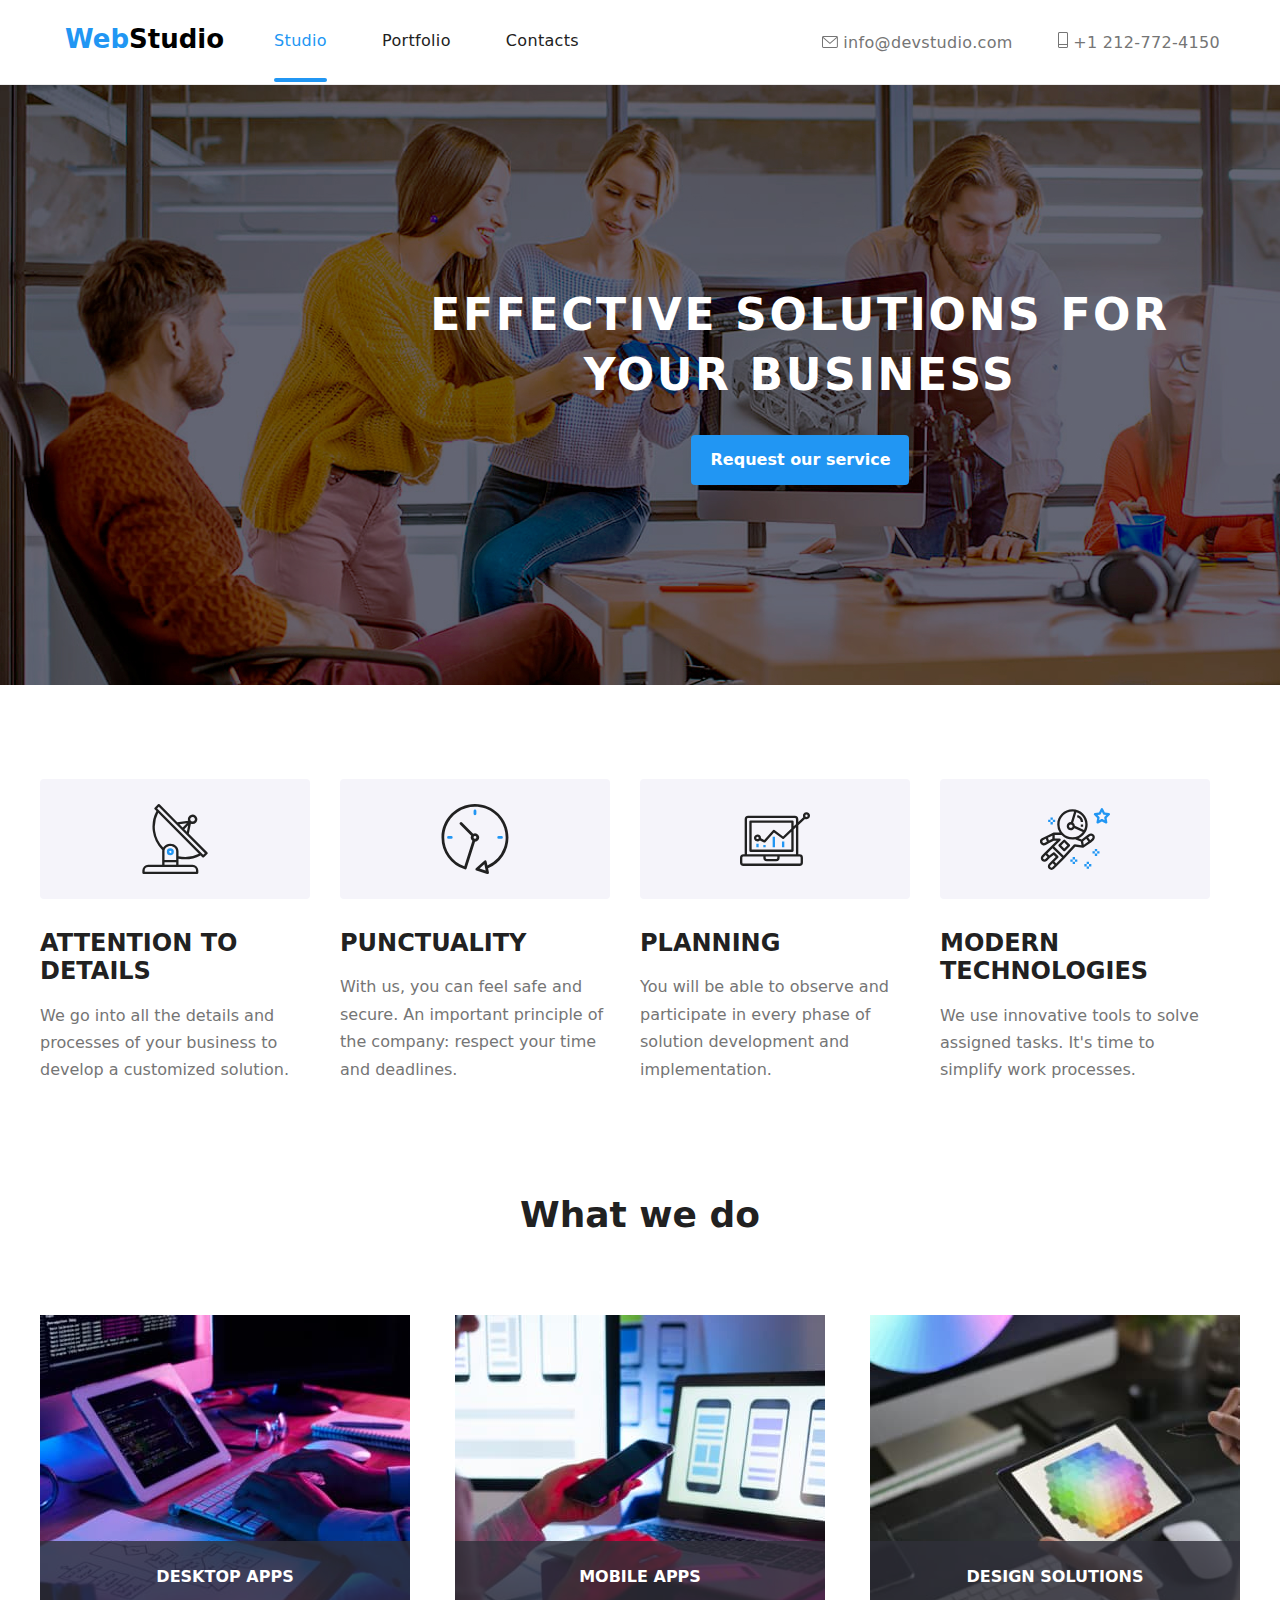
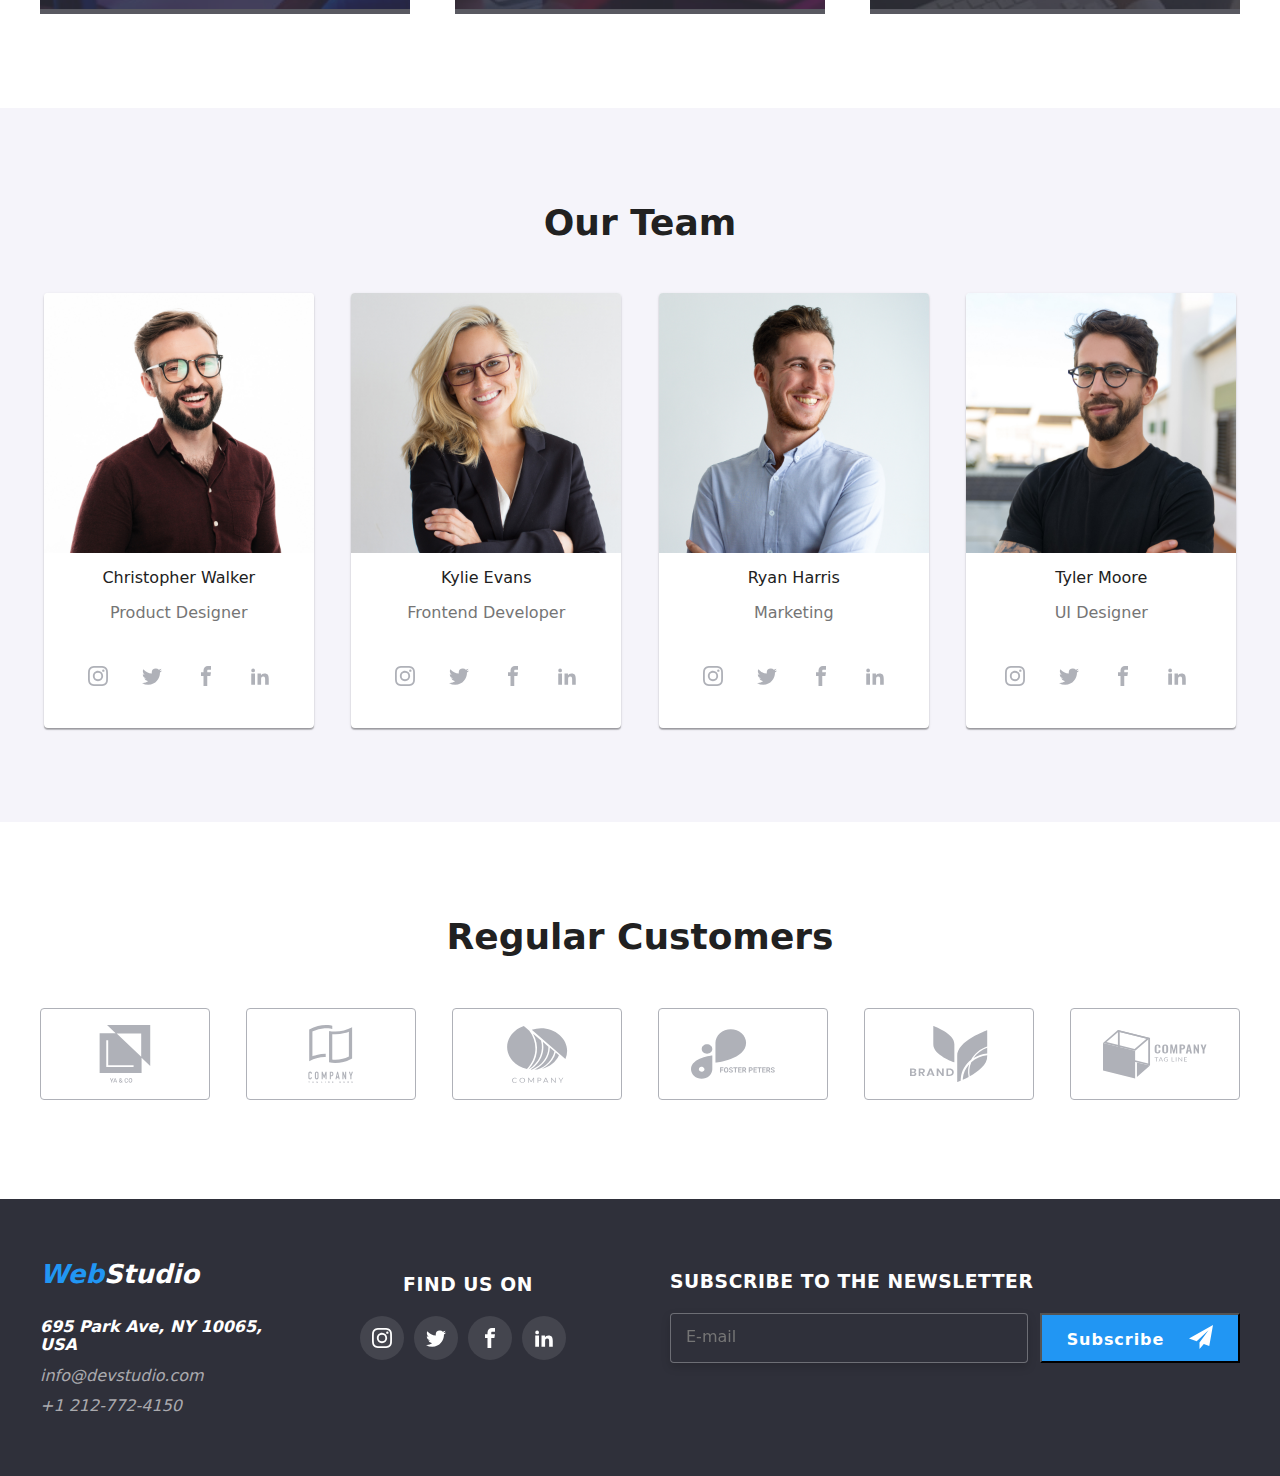
<file: index.html>
<!DOCTYPE html>
<html lang="en">

<head>
  <title>Web Studio Homework Project</title>
  <link rel="stylesheet"
    href="https://cdnjs.cloudflare.com/ajax/libs/modern-normalize/1.1.0/modern-normalize.min.css" />
  <link rel="stylesheet" href="css/styles.css" />
  <link rel="preconnect" href="https://fonts.googleapis.com">
  <link rel="preconnect" href="https://fonts.gstatic.com" crossorigin>
  <link href="https://fonts.googleapis.com/css2?family=Raleway:wght@700&family=Roboto:wght@400;500;700;900&display=swap"
    rel="stylesheet">

</head>

<body>

  <div class="modal is-hidden" data-modal>
    <div class="inner-modal">
      <button class="close-modal">
        <svg width="11" height="11" data-modal-close>
          <use href="images/icons.svg#icon-x"></use>
        </svg>
      </button>


      <div class="request-form">
        <form name="request_form" autocomplete="off" class="request-form"></form>
        <h2 class="formular-title">Leave your information and we'll call you back</h2>
        <div class="icon-styling">
          <label class="request-label">Name
            <input type="text" name="name" class="input-styling" />
            <svg class="form-icon-style" width="18" height="18">
              <use href="images/icons.svg#icon-person-black"></use>
            </svg>

          </label>
        </div>
        <div class="icon-styling">
          <label class="request-label">Telephone
            <input type="tel" name="phone" class="input-styling" />
            <svg class="form-icon-style" width="18" height="18">
              <use href="images/icons.svg#icon-phone-black"></use>
            </svg>

          </label>
        </div>
        <div class="icon-styling">
          <label class="request-label">E-mail
            <input type="email" name="email" class="input-styling" />
            <svg class="form-icon-style" width="18" height="18">
              <use href="images/icons.svg#icon-email-black"></use>
            </svg>

          </label>
        </div>

        <label class="request-label">Comments</label>
        <textarea name="comments" placeholder="Enter the text" class="textarea-style"></textarea>

        <label class="checkbox-styling">
          <input type="checkbox" name="terms" />
          <span class="checkbox-replace"></span>
          <svg class="checked-icon">
            <use href="images/icons.svg#icon-Check">
            </use>
          </svg>
          I agree with the letter and accept the <a href="#"> Terms and Conditions</a>
        </label>
        <div class="align-button">
          <button class="request-botton" type="submit">Send</button>
        </div>
        </form>

      </div>
    </div>
  </div>













  <div class="container border">
    <header class=" section page-header">
      <a class="link header-logo" href="index.html"><span class="logo-highlight">Web</span>Studio
      </a>
      <nav>
        <ul class="unstyled-list">
          <li class="main-nav-item"><a class="main-nav-link link selected-item" href="index.html">Studio</a></li>
          <li class="main-nav-item"><a class="main-nav-link link" href="portofolio.html">Portfolio</a></li>
          <li class="main-nav-item"><a class="main-nav-link link" href="contacts.html">Contacts</a></li>
        </ul>
      </nav>
      <ul class="contact-list unstyled-list">
        <li class="contact-list-item"> <a class="contact-nav-link link" href="mailto:info@devstudio.com">
            <svg class="header-icon" width="16" height="12">
              <use href="images/icons.svg#icon-envelope"></use>
            </svg> info@devstudio.com
          </a>
        </li>
        <li class="contact-list-item"> <a class="contact-nav-link link" href="tel:+12127724150">
            <svg class="header-icon" width="10" height="16">
              <use href="images/icons.svg#icon-Vector"></use>
            </svg>
            +1 212-772-4150</a>
        </li>
      </ul>
    </header>
  </div>
  <main>
    <div class="container">
      <section class="section hero-section">
        <h1 class="hero-title">EFFECTIVE SOLUTIONS FOR</br> YOUR BUSINESS</h1>
        <button class="main-sec-button" type="button" data-modal-open="1">Request our service</button>


      </section>
      </section>
    </div>
    <div class="container">
      <section class="section page-section">
        <ul class="unstyled-list page-sec-icon">
          <li class="page-icon-list">
            <svg class="page-icon">
              <use href="images/icons.svg#icon-antenna">
              </use>
            </svg>
          </li>
          <li class="page-icon-list">
            <svg class="page-icon">
              <use href="images/icons.svg#icon-clock">
              </use>
            </svg>
          </li>
          <li class="page-icon-list">
            <svg class="page-icon">
              <use href="images/icons.svg#icon-diagram">
              </use>
            </svg>
          </li>
          <li class="page-icon-list">
            <svg class="page-icon">
              <use href="images/icons.svg#icon-astronaut">
              </use>
            </svg>
          </li>
        </ul>
        <ul class="unstyled-list page-sec-list">
          <li class="page-list-item">
            <h2 class="page-sec-subtitle">ATTENTION TO DETAILS</h2>
            <p class="page-sec-text">
              We go into all the details and processes
              of your business to develop a
              customized solution.
            </p>
          </li>
          <li class="page-list-item">
            <h2 class="page-sec-subtitle">PUNCTUALITY</h2>
            <p class="page-sec-text">
              With us, you can feel safe and secure.
              An important principle of the company:
              respect your time and deadlines.
            </p>
          </li>
          <li class="page-list-item">
            <h2 class="page-sec-subtitle">PLANNING</h2>
            <p class="page-sec-text">
              You will be able to observe and
              participate in every phase of solution
              development and implementation.
            </p>
          </li>
          <li class="page-list-item">
            <h2 class="page-sec-subtitle">MODERN TECHNOLOGIES</h2>
            <p class="page-sec-text">
              We use innovative tools to solve
              assigned tasks. It's time to simplify work
              processes.
            </p>
          </li>
        </ul>
      </section>
    </div>
    <div class="container">
      <section class="section about-section">
        <h2 class="about-section-title">What we do</h2>
        <div class="about-images">
          <div class="thumb">
            <img src="images/img01.jpg" alt="Typing code" width="370" />
            <p class="label">DESKTOP APPS</p>
          </div>
          <div class="thumb">
            <img src="images/img02.jpg" alt="Designing mobile app" width="370" />
            <p class="label">Mobile APPS</p>
          </div>
          <div class="thumb">
            <img src="images/img03.jpg" alt="Color palette" width="370" />
            <p class="label">DESIGN SOLUTIONS</p>
          </div>
        </div>
      </section>
    </div>

    </div>
    <div class="container team-bg-color">
      <section class="section team-sec">
        <h2 class="section-title">Our Team</h2>
        <ul class="unstyled-list team-list">
          <li class="team-list-item card">
            <img class="card-image" src="images/team/christopherwalker .jpg" alt="Christopher Walker Product designer"
              width="270" />
            <h3 class="employee-name">Christopher Walker</h3>
            <p class="position">Product Designer</p>
            <ul class="unstyled-list social-list">
              <li>
                <a href="#" target="_blank" class="social-link">
                  <svg class="social-icon">
                    <use href="images/icons.svg#icon-instagram">
                    </use>
                  </svg>
                </a>
              </li>
              <li>
                <a href=" #" target="_blank" class="social-link">
                  <svg class="social-icon">
                    <use href="images/icons.svg#icon-twitter"></use>
                  </svg>
                </a>
              </li>
              <li>
                <a href="#" target="_blank" class="social-link">
                  <svg class="social-icon">
                    <use href="images/icons.svg#icon-facebook"></use>
                  </svg>
                </a>
              </li>
              <li>
                <a href="#" target="_blank" class="social-link">
                  <svg class="social-icon">
                    <use href="images/icons.svg#icon-linkedin"></use>
                  </svg>
                </a>
              </li>
            </ul>
          </li>
          <li class="team-list-item card">
            <img class="card-image" src="images/team/kylieevans .jpg" alt="Kylie Evans Frontend Developer"
              width="270" />
            <h3 class="employee-name">Kylie Evans</h3>
            <p class="position">Frontend Developer</p>
            <ul class="unstyled-list social-list">
              <li>
                <a href="#" target="_blank" class="social-link">
                  <svg class="social-icon">
                    <use href="images/icons.svg#icon-instagram">
                    </use>
                  </svg>
                </a>
              </li>
              <li>
                <a href=" #" target="_blank" class="social-link">
                  <svg class="social-icon">
                    <use href="images/icons.svg#icon-twitter"></use>
                  </svg>
                </a>
              </li>
              <li>
                <a href="#" target="_blank" class="social-link">
                  <svg class="social-icon">
                    <use href="images/icons.svg#icon-facebook"></use>
                  </svg>
                </a>
              </li>
              <li>
                <a href="#" target="_blank" class="social-link">
                  <svg class="social-icon">
                    <use href="images/icons.svg#icon-linkedin"></use>
                  </svg>
                </a>
              </li>
            </ul>

          </li>
          <li class="team-list-item card">
            <img class="card-image" src="images/team/ryanharris .jpg" alt="Ryan Harris Marketing" width="270" />
            <h3 class="employee-name">Ryan Harris</h3>
            <p class="position">Marketing</p>
            <ul class="unstyled-list social-list">
              <li>
                <a href="#" target="_blank" class="social-link">
                  <svg class="social-icon">
                    <use href="images/icons.svg#icon-instagram">
                    </use>
                  </svg>
                </a>
              </li>
              <li>
                <a href=" #" target="_blank" class="social-link">
                  <svg class="social-icon">
                    <use href="images/icons.svg#icon-twitter"></use>
                  </svg>
                </a>
              </li>
              <li>
                <a href="#" target="_blank" class="social-link">
                  <svg class="social-icon">
                    <use href="images/icons.svg#icon-facebook"></use>
                  </svg>
                </a>
              </li>
              <li>
                <a href="#" target="_blank" class="social-link">
                  <svg class="social-icon">
                    <use href="images/icons.svg#icon-linkedin"></use>
                  </svg>
                </a>
              </li>
            </ul>

          </li>
          <li class="team-list-item card">
            <img class="card-image" src="images/team/tylermoore .jpg" alt="Tyler Moore UI Designer" width="270" />
            <h3 class="employee-name">Tyler Moore</h3>
            <p class="position">UI Designer</p>
            <ul class="unstyled-list social-list">
              <li>
                <a href="#" target="_blank" class="social-link">
                  <svg class="social-icon">
                    <use href="images/icons.svg#icon-instagram">
                    </use>
                  </svg>
                </a>
              </li>
              <li>
                <a href=" #" target="_blank" class="social-link">
                  <svg class="social-icon">
                    <use href="images/icons.svg#icon-twitter"></use>
                  </svg>
                </a>
              </li>
              <li>
                <a href="#" target="_blank" class="social-link">
                  <svg class="social-icon">
                    <use href="images/icons.svg#icon-facebook"></use>
                  </svg>
                </a>
              </li>
              <li>
                <a href="#" target="_blank" class="social-link">
                  <svg class="social-icon">
                    <use href="images/icons.svg#icon-linkedin"></use>
                  </svg>
                </a>
              </li>
              <li>
            </ul>
          </li>
        </ul>
    </div>
    <div class="container">
      <section class="section">
        <ul class="unstyled-list">
          <h2 class="customers-title">Regular Customers</h2>
          <ul class="unstyled-list customers-list">
            <li class="customers-icon">
              <a href="#" target="_blank">
                <svg class="icon-card">
                  <use href="images/icons.svg#icon-Union">
                  </use>
                </svg>
              </a>
            </li>
            <li class="customers-icon">
              <a href="#" target="_blank">
                <svg class="icon-card">
                  <use href="images/icons.svg#icon-Union-2">
                  </use>
                </svg>
              </a>
            </li>
            <li class="customers-icon">
              <a href="#" target="_blank">
                <svg class="icon-card">
                  <use href="images/icons.svg#icon-Union-3">
                  </use>
                </svg>
              </a>
            </li>
            <li class=" customers-icon">
              <a href="#" target="_blank">
                <svg class="icon-card">
                  <use href="images/icons.svg#icon-Union-4">
                  </use>
                </svg>
              </a>
            </li>
            <li class="customers-icon">
              <a href="#" target="_blank">
                <svg class="icon-card">
                  <use href="images/icons.svg#icon-Union-5">
                  </use>
                </svg>
              </a>
            </li>
            <li class="customers-icon">
              <a href="#" target="_blank">
                <svg class="icon-card">
                  <use href="images/icons.svg#icon-Union-6">
                  </use>
                </svg>
              </a>
            </li>
          </ul>
        </ul>

      </section>

    </div>
    </section>

  </main>
  <div class="container bg-color">
    <footer>
      <section class="section footer-sec">
        <div class="footer-contact">
          <address>
            <a class="link footer-logo" href="index.html"><span class="logo-highlight">Web</span>Studio</a>
            <ul class="unstyled-list footer-adress-link">
              <li>
                <a class="link footer-adress" href="https://goo.gl/maps/WswQV4SVcJRg6rQ7A"
                  rel="noopener noreferrer nofollow" target="_blank">695 Park
                  Ave, NY 10065, USA</a>
              </li>
              <div class="container contact-info">
                <li>
                  <a class="link footer-contact-link" href="mailto:info@devstudio.com">info@devstudio.com</a>
                </li>
                <li>
                  <a class="link footer-contact-link" href="tel:+12127724150">+1 212-772-4150</a>
                </li>
              </div>
            </ul>
          </address>
        </div>
        <div class="footer-styling">
          <div class="container footer-social">
            <h3 class="footer-social-title">Find us on</h3>
            <ul class="unstyled-list social-list">
              <li>
                <a href="#" target="_blank" class="footer-social-link">
                  <svg class="footer-social-icon">
                    <use href="images/icons.svg#icon-instagram">
                    </use>
                  </svg>
                </a>
              </li>
              <li>
                <a href="#" target="_blank" class="footer-social-link">
                  <svg class="footer-social-icon">
                    <use href="images/icons.svg#icon-twitter"></use>
                  </svg>
                </a>
              </li>
              <li>
                <a href="#" target="_blank" class="footer-social-link">
                  <svg class="footer-social-icon">
                    <use href="images/icons.svg#icon-facebook"></use>
                  </svg>
                </a>
              </li>
              <li>
                <a href="#" target="_blank" class="footer-social-link">
                  <svg class="footer-social-icon">
                    <use href="images/icons.svg#icon-linkedin"></use>
                  </svg>
                </a>
              </li>
              <li>
            </ul>
          </div>
          <div class="container form-container">
            <h3 class="footer-social-title">Subscribe to the newsletter</h3>
            <form class="email-form">
              <input class="email" type="email" name="email" placeholder="E-mail" />
              <button class="form-button" type="submit">Subscribe
                <svg width="24px" height="24px">
                  <use href="images/icons.svg#icon-send"></use>
                </svg>
              </button>
            </form>
          </div>
        </div>
      </section>
    </footer>
  </div>
  <script src="./js/modal.js"></script>
</body>

</html>
</file>
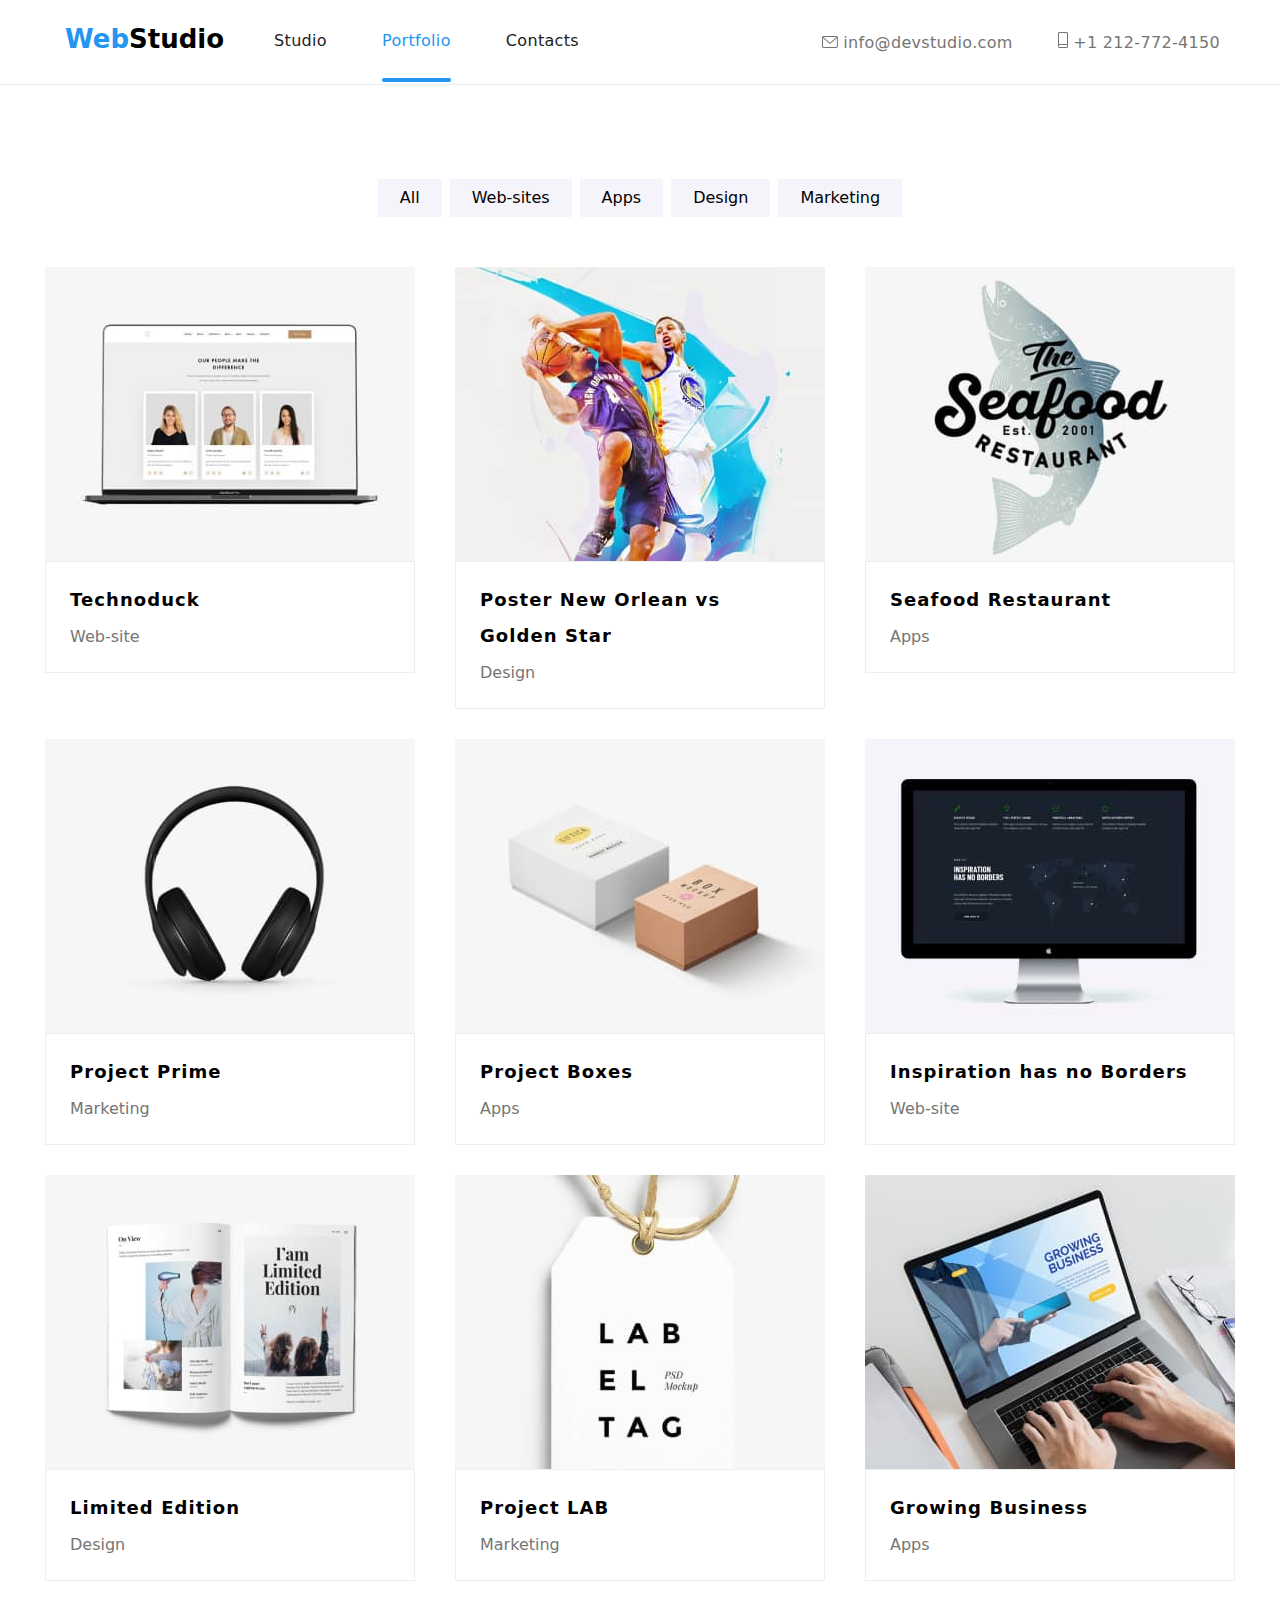
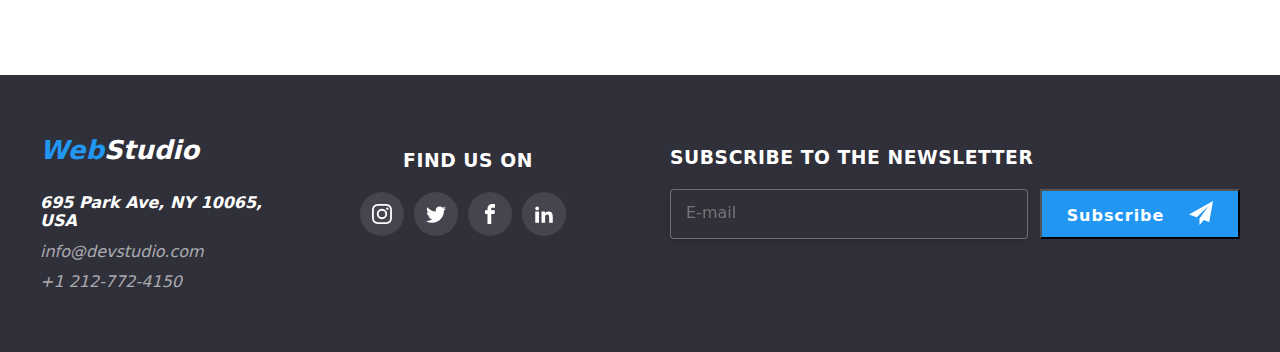
<file: portofolio.html>
<!DOCTYPE html>
<html lang="en">

<head>
  <title>Web Studio Homework Project</title>
  <link rel="stylesheet"
    href="https://cdnjs.cloudflare.com/ajax/libs/modern-normalize/1.0.0/modern-normalize.min.css" />
  <link rel="stylesheet" href="css/styles.css" />
  <link rel="preconnect" href="https://fonts.googleapis.com">
  <link rel="preconnect" href="https://fonts.gstatic.com" crossorigin>
  <link href="https://fonts.googleapis.com/css2?family=Raleway:wght@700&family=Roboto:wght@400;500;700;900&display=swap"
    rel="stylesheet">
</head>

<body>
  <div class="container border">
    <header class=" section page-header">
      <a class="link header-logo" href="index.html"><span class="logo-highlight">Web</span>Studio
      </a>
      <nav>
        <ul class="unstyled-list">
          <li class="main-nav-item"><a class="main-nav-link link" href="index.html">Studio</a></li>
          <li class="main-nav-item"><a class="main-nav-link link selected-item" href="portofolio.html">Portfolio</a>
          </li>
          <li class="main-nav-item"><a class="main-nav-link link" href="contacts.html">Contacts</a></li>
        </ul>
      </nav>
      <ul class="contact-list unstyled-list">
        <li class="contact-list-item"> <a class="contact-nav-link link" href="mailto:info@devstudio.com">
            <svg class="header-icon" width="16" height="12">
              <use href="images/icons.svg#icon-envelope"></use>
            </svg> info@devstudio.com
          </a>
        </li>
        <li class="contact-list-item"> <a class="contact-nav-link link" href="tel:+12127724150">
            <svg class="header-icon" width="10" height="16">
              <use href="images/icons.svg#icon-Vector"></use>
            </svg>
            +1 212-772-4150</a>
        </li>
      </ul>
    </header>
  </div>
  <main>
    <div class="container">
      <section>
        <ul class="unstyled-list portofolio-menu">
          <li><button class="portofolio-button" type="button">All</button></li>
          <li><button class="portofolio-button" type="button">Web-sites</button></li>
          <li><button class="portofolio-button" type="button">Apps</button></li>
          <li><button class="portofolio-button" type="button">Design</button></li>
          <li><button class="portofolio-button" type="button">Marketing</button></li>
        </ul>
      </section>
    </div>
    <div class="container">
      <section>
        <ul class="unstyled-list portofolio">
          <li class="portofolio-card-border">
            <div class="img-card">
              <div class="overlay">
                Technoduck is a state-of-the-art coronavirus distribution platform. Companies use
                this platform for digital espionage
                and attacks on competitors' secure servers.
              </div>
              <img src="images/portofolio/Technoduck .jpg" alt="Page presentation" width="370">
            </div>
            <span class="portofolio-card">
              <h3 class="portofolio-subtitle">Technoduck</h3>
              <p class="portofolio-text">Web-site</p>
            </span>

          </li>
          <li class="portofolio-card-border">
            <div class="img-card">
              <div class="overlay">
                Lorem ipsum dolor sit amet consectetur adipisicing elit. Recusandae voluptates
                reprehenderit consequuntur qui accusantium atque.
              </div>
              <img src="images/portofolio/PNOGS .jpg" alt="New Orlean vs Golden Star" width="370">
            </div>
            <span class="portofolio-card">
              <h3 class="portofolio-subtitle">Poster New Orlean vs Golden Star</h3>
              <p class="portofolio-text">Design</p>
            </span>
          </li>
          <li class="portofolio-card-border">
            <div class="img-card">

              <div class="overlay">
                Lorem ipsum dolor sit amet consectetur adipisicing elit. Nam similique quasi
                nostrum doloremque rerum at fuga in quam ipsa velit dolor voluptatem doloribus reprehenderit.
              </div>
              <img src="images/portofolio/SeafoodRest .jpg" alt="Restaurant presentation" width="370">
            </div>
            <span class="portofolio-card">
              <h3 class="portofolio-subtitle">Seafood Restaurant</h3>
              <p class="portofolio-text">Apps</p>
            </span>

          </li>
          <li class="portofolio-card-border">
            <div class="img-card">

              <div class="overlay">
                Lorem ipsum dolor sit amet, consectetur adipisicing elit. Cumque soluta laboriosam
                sequi?
              </div>
              <img src="images/portofolio/ProjectPrime .jpg" alt="Headphones" width="370">
            </div>
            <span class="portofolio-card">
              <h3 class="portofolio-subtitle">Project Prime</h3>
              <p class="portofolio-text">Marketing</p>
            </span>

          </li>
          <li class="portofolio-card-border">
            <div class="img-card">

              <div class="overlay">
                Lorem ipsum dolor sit amet consectetur adipisicing elit. Quas, cumque.
              </div>
              <img src="images/portofolio/ProjectBoxes .jpg" alt="Boxes" width="370">
            </div>
            <span class="portofolio-card">
              <h3 class="portofolio-subtitle">Project Boxes</h3>
              <p class="portofolio-text">Apps</p>
            </span>

          </li>
          <li class="portofolio-card-border">
            <div class="img-card">

              <div class="overlay">
                Lorem ipsum dolor sit amet consectetur adipisicing elit.
              </div>
              <img src="images/portofolio/InspirationBorders .jpg" alt="Monitor" width="370">
            </div>
            <span class="portofolio-card">
              <h3 class="portofolio-subtitle">Inspiration has no Borders</h3>
              <p class="portofolio-text">Web-site</p>
            </span>
          </li>

          <li class="portofolio-card-border">
            <div class="img-card">

              <div class="overlay">
                Lorem ipsum dolor sit amet consectetur adipisicing elit. Perferendis commodi
                soluta dolorum nesciunt blanditiis.
              </div>
              <img src="images/portofolio/LimitedEdition .jpg" alt="Magazine" width="370">
            </div>
            <span class="portofolio-card">
              <h3 class="portofolio-subtitle">Limited Edition</h3>
              <p class="portofolio-text">Design</p>
            </span>
          </li>

          <li class="portofolio-card-border">
            <div class="img-card">

              <div class="overlay">
                Lorem ipsum dolor sit amet consectetur adipisicing elit. Repellendus aliquam sequi
                deserunt velit minima.
              </div>
              <img src="images/portofolio/ProjectLAB .jpg" alt="Tag" width="370">
            </div>
            <span class="portofolio-card">
              <h3 class="portofolio-subtitle">Project LAB</h3>
              <p class="portofolio-text">Marketing</p>
            </span>
          </li>
          <li class="portofolio-card-border">
            <div class="img-card">

              <div class="overlay">
                Lorem ipsum dolor sit amet consectetur adipisicing elit. Ipsum, temporibus.
              </div>
              <img src="images/portofolio/GrowingBusiness .jpg" alt="Laptop" width="370">
            </div>
            <span class="portofolio-card">
              <h3 class="portofolio-subtitle">Growing Business</h3>
              <p class="portofolio-text">Apps</p>
            </span>
          </li>
        </ul>
      </section>
    </div>

  </main>
  <div class="container bg-color">
    <footer>
      <section class="section footer-sec">
        <div class="footer-contact">
          <address>
            <a class="link footer-logo" href="index.html"><span class="logo-highlight">Web</span>Studio</a>
            <ul class="unstyled-list footer-adress-link">
              <li>
                <a class="link footer-adress" href="https://goo.gl/maps/WswQV4SVcJRg6rQ7A"
                  rel="noopener noreferrer nofollow" target="_blank">695 Park
                  Ave, NY 10065, USA</a>
              </li>
              <div class="container contact-info">
                <li>
                  <a class="link footer-contact-link" href="mailto:info@devstudio.com">info@devstudio.com</a>
                </li>
                <li>
                  <a class="link footer-contact-link" href="tel:+12127724150">+1 212-772-4150</a>
                </li>
              </div>
            </ul>
          </address>
        </div>
        <div class="footer-styling">
          <div class="container footer-social">
            <h3 class="footer-social-title">Find us on</h3>
            <ul class="unstyled-list social-list">
              <li>
                <a href="#" target="_blank" class="footer-social-link">
                  <svg class="footer-social-icon">
                    <use href="images/icons.svg#icon-instagram">
                    </use>
                  </svg>
                </a>
              </li>
              <li>
                <a href="#" target="_blank" class="footer-social-link">
                  <svg class="footer-social-icon">
                    <use href="images/icons.svg#icon-twitter"></use>
                  </svg>
                </a>
              </li>
              <li>
                <a href="#" target="_blank" class="footer-social-link">
                  <svg class="footer-social-icon">
                    <use href="images/icons.svg#icon-facebook"></use>
                  </svg>
                </a>
              </li>
              <li>
                <a href="#" target="_blank" class="footer-social-link">
                  <svg class="footer-social-icon">
                    <use href="images/icons.svg#icon-linkedin"></use>
                  </svg>
                </a>
              </li>
              <li>
            </ul>
          </div>
          <div class="container form-container">
            <h3 class="footer-social-title">Subscribe to the newsletter</h3>
            <form class="email-form">
              <input class="email" type="email" name="email" placeholder="E-mail" />
              <button class="form-button" type="submit">Subscribe
                <svg width="24px" height="24px">
                  <use href="images/icons.svg#icon-send"></use>
                </svg>
              </button>
            </form>
          </div>
        </div>
      </section>
    </footer>
  </div>

</body>

</html>
</file>
<file: css/styles.css>
:root {
  --brand-color: #2196f3;
  --text-color: #757575;
  --background-color: #f5f4fa;
  --link-color: #afb1b8;
  --white-background: #ffffff;
  --subtitle-color: #212121;
}

:body {
  font-family: "Roboro", sans-serif;
  color: #212121;
  font-weight: 400;
  font-size: 14px;
  line-height: 1.14;
  letter-spacing: 0.03em;
}

ul {
  padding-inline-start: 0;
}

.unstyled-list {
  list-style-type: none;
  margin: 0 auto;
}

.link {
  text-decoration: none;
}

.container {
  max-width: 1600px;
  justify-content: center;
  margin: 0 auto;
  padding: 0;
}

.section {
  width: 1200px;
  margin: 0 auto;
}
/*header styling */

.border {
  border-bottom: 1px solid #ececec;
  background-color: var(--white-background);
}

.page-header {
  display: flex;
}

.header-logo {
  font: "Raleway", sans-serif;
  color: #000000;
  font-weight: 700;
  font-size: 26px;
  line-height: 1.19;
  padding: 24px 025px;
  height: 31px;
}

.logo-highlight {
  color: var(--brand-color);
}

.main-nav-item {
  display: inline-block;
  padding: 32px 25px;
}

.main-nav-link {
  position: relative;
  font-weight: 500;
  letter-spacing: 0.02em;
  margin: 0 auto;
  color: var(--subtitle-color);
}

.main-nav-link:hover,
.main-nav-link:active,
.main-nav-link:focus {
  color: var(--brand-color);
  cubic-bezier: (0.4, 0, 0.2, 1);
  transition: transform 250ms ease;
}

.selected-item {
  position: relative;
  width: 100%;
  color: var(--brand-color);
}

.selected-item::after {
  content: " ";
  position: absolute;
  background-color: var(--brand-color);
  width: 100%;
  height: 4px;
  left: 0;
  bottom: -32px;
  border-radius: 2px;
}

.contact-list {
  margin-right: 0;
}

.contact-list-item {
  display: inline-block;
  padding: 32px 20px;
}

.contact-nav-link {
  color: var(--text-color);
  font-weight: 500;
  letter-spacing: 0.02em;
}

.contact-nav-link:hover,
.contact-nav-link:active,
.contact-nav-link:focus {
  color: var(--brand-color);
  cubic-bezier: (0.4, 0, 0.2, 1);
  transition: transform 250ms ease;
}

.header-icon {
  fill: currentColor;
}

.header-icon:hover {
  color: var(--brand-color);
  cubic-bezier: (0.4, 0, 0.2, 1);
  transition: transform 250ms ease;
}

/* Hero section styling */
.hero-section {
  background-image: url(../images/background-image.jpg);
  background-color: #2f303a66;
  background-blend-mode: darken;
  text-align: center;
  width: 1600px;
  height: 600px;
}

.hero-title {
  display: flex;
  flex-direction: column;
  color: var(--white-background);
  text-align: center;
  font-weight: 900;
  font-size: 44px;
  line-height: 1.36;
  letter-spacing: 0.06em;
  padding: 200px 0 30px;
  margin: 0 auto;
}

.main-sec-button {
  color: var(--white-background);
  background-color: var(--brand-color);
  border: none;
  border-radius: 4px;
  cursor: pointer;
  font-weight: 700;
  font-size: 16px;
  line-height: 1.87;
  padding: 10px 19px 10px 20px;
}

.main-sec-button:hover,
.main-sec-button:active,
.main-sec-button:focus {
  background-color: #188ce8;
  cubic-bezier: (0.4, 0, 0.2, 1);
  transition: transform 250ms ease;
}

.close-modal {
  position: absolute;
  display: inline-block;
  border: none;
  text-decoration: none;
  border: 1px solid rgba(0, 0, 0, 0.1);
  border-radius: 50%;
  background-color: var(--white-background);
  cursor: pointer;
  align-items: center;
  justify-content: center;
  -webkit-appearance: none;
  -moz-appearance: none;
  top: 8px;
  right: 8px;
}

.close-modal:hover {
  fill: var(--brand-color);
  cubic-bezier: (0.4, 0, 0.2, 1);
  transition: transform 250ms ease;
}

.modal {
  display: flex;
  position: fixed;
  justify-content: center;
  align-items: center;
  width: 100%;
  height: 100%;
  z-index: 99;
  background-color: rgba(0, 0, 0, 0.2);
  transition: opacity 500ms linear;
}

.inner-modal {
  position: relative;
  width: 528px;
  height: 581px;
  background-color: var(--white-background);
  box-shadow: 0px 1px 3px rgba(0, 0, 0, 0.12), 0px 1px 1px rgba(0, 0, 0, 0.14),
    0px 2px 1px rgba(0, 0, 0, 0.2);
  border-radius: 4px;
}

.is-hidden {
  visibility: hidden;
  opacity: 0;
  pointer-events: none;
  transform: scale(0.1);
}

.request-form {
  display: block;
  margin: 40px;
}

.formular-title {
  font-weight: 700;
  font-size: 20px;
  line-height: 1.15;
  text-align: center;
  color: var(--subtitle-color);
  margin-top: 0;
  margin-bottom: 12px;
}

.request-label {
  position: relative;
  display: flex;
  flex-direction: column;
  font-size: 12px;
  line-height: 1.17;
  letter-spacing: 0.01em;
  color: var(--text-color);
  margin-bottom: 10px;
}

.input-styling {
  border: 1px solid rgba(33, 33, 33, 0.2);
  border-radius: 4px;
  margin-top: 4px;
  padding-left: 42px;
  width: 448px;
  height: 40px;
}

.form-icon-style {
  position: absolute;
  display: inline-block;
  fill: currentColor;
  top: 50%;
  left: 0;
  margin: 0 14px;
}

.input-styling:hover,
.input-styling:focus {
  outline: 1px solid var(--brand-color);
  border-radius: 4px;
  cursor: pointer;
  cubic-bezier: (0.4, 0, 0.2, 1);
  transition: transform 250ms ease;
}

.input-styling:hover + .form-icon-style,
.input-styling:focus + .form-icon-style {
  fill: var(--brand-color);
  cubic-bezier: (0.4, 0, 0.2, 1);
  transition: transform 250ms ease;
}

.icon-styling {
  display: flex;
}

.textarea-style {
  resize: none;
  color: rgba(117, 117, 117, 0.5);
  font-size: 12px;
  letter-spacing: 0.01em;
  border-radius: 4px;
  margin-top: -6px;
  padding: 12px 16px;
  width: 448px;
  height: 120px;
}

.textarea-style:focus {
  outline: 1px solid var(--brand-color);
  border-radius: 4px;
  cubic-bezier: (0.4, 0, 0.2, 1);
  transition: transform 250ms ease;
}

*,
::before,
::after {
  box-sizing: border-box;
}

.checkbox-styling {
  display: inline-flex;
  align-self: center;
  line-height: 1.71;
  color: var(--text-color);
  margin-top: 20px;
  margin-bottom: 30px;
}

.checkbox-replace {
  position: relative;
  width: 16px;
  height: 16px;
  margin-top: 5px;
  margin-right: 8px;
  border: 2px solid var(--subtitle-color);
  border-radius: 2px;
}

input[type="checkbox"]:checked + .checkbox-replace {
  border: var(--brand-color);
  background-color: var(--brand-color);
}

input[type="checkbox"] {
  display: none;
}

.checked-icon {
  position: absolute;
  display: inline-flex;
  fill: var(--white-background);
  align-self: center;
  margin: 3px;
  width: 11px;
  height: 8px;
}

.align-button {
  display: flex;
  justify-content: center;
}

.request-botton {
  display: block;
  justify-content: center;
  align-items: center;
  font-weight: 700;
  font-size: 16px;
  line-height: 1.88;
  letter-spacing: 0.06em;
  width: 200px;
  height: 50px;
  background: var(--brand-color);
  box-shadow: 0px 4px 4px rgba(0, 0, 0, 0.15);
  border-radius: 4px;
  border: none;
  cursor: pointer;
  color: var(--white-background);
  margin-bottom: 40px;
}

.request-botton:hover {
  background: #188ce8;
  cubic-bezier: (0.4, 0, 0.2, 1);
  transition: transform 250ms ease;
}

/* page section styling */

.page-sec-list {
  display: flex;
  gap: 30px;
}

.page-list-item {
  display: block;
  justify-content: space-between;
  align-items: center;
  justify-content: center;
  width: 270px;
}

.page-sec-subtitle {
  display: block;
  color: var(--subtitle-color);
  width: 270px;
  font-weight: 700;
  line-height: 1.17;
  margin-top: 30px;
  margin-bottom: 10px;
}

.page-sec-text {
  display: block;
  color: var(--text-color);
  width: 270px;
  line-height: 1.71;
}

.page-sec-icon {
  display: flex;
  gap: 30px;
}

.page-icon-list {
  display: flex;
  justify-content: center;
  align-items: center;
  background-color: var(--background-color);
  width: 270px;
  height: 120px;
  border-radius: 4px;
  margin-top: 94px;
}

.page-icon {
  max-width: 70px;
  height: 70px;
}

/* About section styling */

.about-section {
  margin: 0 auto;
}

.about-section-title {
  font-weight: 700;
  font-size: 36px;
  line-height: 1.16;
  text-align: center;
  padding-bottom: 50px;
  margin-top: 94px;
  color: var(--subtitle-color);
}

.about-images {
  display: flex;
  flex-basis: 370px;
  gap: 30px;
  justify-content: space-between;
  padding-bottom: 94px;
}

.thumb {
  position: relative;
}

.thumb > .label {
  position: absolute;
  bottom: 0;
  left: 0;
  right: 0;
  padding: 27px;
  margin: 0;

  background-color: #2f303acc;
  background-blend-mode: 80%;
  font-weight: 700;
  list-style: 1.17;
  color: var(--white-background);
  text-transform: uppercase;
  text-align: center;
}

/* team section styling */

.team-bg-color {
  background-color: var(--background-color);
}

.team-sec {
  margin: 0 auto;
  width: 1200px;
}

.section-title {
  font-weight: 700;
  font-size: 36px;
  line-height: 1.16;
  padding-bottom: 50px;
  padding-top: 94px;
  margin: 0 auto;
  text-align: center;
  color: var(--subtitle-color);
}

.team-list {
  display: flex;
  gap: 30px;
  justify-content: space-between;
}

.team-list-item {
  text-align: center;
  flex-basis: 270px;
  flex-grow: 0;
  flex-shrink: 1;
}

.employee-name {
  color: var(--subtitle-color);
  font-weight: 500;
  font-size: 16px;
  line-height: 1.18;
}

.social-icon {
  width: 20px;
  height: 20px;
  fill: currentColor;
}

.social-list {
  display: flex;
  justify-content: center;
  gap: 10px;
  padding-top: 15px;
  padding-bottom: 30px;
}

.social-link {
  border-radius: 50%;
  display: flex;
  justify-content: center;
  align-items: center;
  width: 44px;
  height: 44px;
  color: var(--link-color);
}

.social-link:hover {
  color: var(--white-background);
  background-color: var(--brand-color);
  cubic-bezier: (0.4, 0, 0.2, 1);
  transition: transform 250ms ease;
}

.position {
  color: var(--text-color);
  font-size: 16px;
  line-height: 1.18;
}

*,
*::before,
*::after {
  box-sizing: border-box;
}

.card {
  max-width: 270px;
  margin-bottom: 94px;
  margin-left: auto;
  margin-right: auto;
  border-radius: 4px;
  overflow: hidden;
  box-shadow: 0px 1px 3px rgba(0, 0, 0, 0.12), 0px 1px 1px rgba(0, 0, 0, 0.14),
    0px 2px 1px rgba(0, 0, 0, 0.2);
  background-color: var(--white-background);
  gap: 30px;
}

.card-image {
  max-width: 100%;
  height: auto;
  display: block;
}

/* customers section */

.customers-title {
  display: flex;
  flex-direction: row;
  justify-content: center;
  align-self: center;
  color: var(--subtitle-color);
  font-weight: 700;
  font-size: 36px;
  line-height: 1.17;
  padding-top: 94px;
  padding-bottom: 50px;
  margin: 0 auto;
}

.customers-list {
  display: flex;
  justify-content: space-between;
  max-width: 1200px;
  padding-bottom: 94px;
  margin: 0px auto;
}

*,
*::before,
*::after {
  box-sizing: border-box;
}

.icon-card {
  width: 170px;
  height: 92px;
  border: 1px solid var(--link-color);
  border-radius: 4px;
  fill: currentColor;
  color: var(--link-color);
  text-align: center;
  padding: 16px 32px;
}

.icon-card:hover {
  fill: var(--brand-color);
  border-color: var(--brand-color);
  cubic-bezier: (0.4, 0, 0.2, 1);
  transition: transform 250ms ease;
}

/* footer */
.bg-color {
  background-color: #2f303a;
  max-width: 1600px;
}

.footer-sec {
  display: flex;
  margin: 0 auto;
}

/* Footer contact styling */

.footer-contact {
  display: inline-block;
  margin: 0;
  padding-top: 60px;
}

.footer-logo {
  color: var(--white-background);
  font-weight: 700;
  font-size: 26px;
  line-height: 1.19;
  width: 145px;
}

.logo-highlight {
  font: "Raleway";
  color: var(--brand-color);
}

.footer-adress-link {
  margin-top: 28px;
}

.footer-adress {
  font-weight: 700;
  line-height: 1.17;
  color: var(--white-background);
}
.contact-info {
  margin-bottom: 60px;
}

.footer-contact-link {
  color: #ffffff99;
  display: block;
  margin-top: 12px;
}

/* Footer social info */

.footer-social {
  display: inline-block;
  margin: 0 auto;
  margin-top: 75px;
  margin-left: 94px;
}

.footer-social-list {
  display: block;
  flex-direction: column;
  justify-content: center;
  margin: 0 auto;
  gap: 10px;
}

.footer-social-title {
  display: block;
  justify-content: center;
  text-align: center;
  color: var(--white-background);
  text-transform: uppercase;
  font-weight: 700;
  line-height: 1.17;
  letter-spacing: 0.03em;
  margin: 0 auto;
  margin-bottom: 20px;
}

.footer-social-icon {
  display: block;
  width: 20px;
  height: 20px;
  fill: currentColor;
}

.footer-social-link {
  display: flex;
  justify-content: center;
  align-items: center;
  border-radius: 50%;
  width: 44px;
  height: 44px;
  margin: 0;
  color: var(--white-background);
  background-color: #ffffff1a;
}

.footer-social-link:hover {
  color: var(--white-background);
  background-color: var(--brand-color);
  cubic-bezier: (0.4, 0, 0.2, 1);
  transition: transform 250ms ease;
}

.footer-social .social-list {
  padding: 0;
}

/* Footer Formular */

.footer-styling {
  display: flex;
  justify-content: end;
}

.form-container {
  margin-top: 72px;
  margin-left: 94px;
}

.form-container .footer-social-title {
  text-align: start;
}

.email-form {
  display: flex;
  height: 50px;
  gap: 12px;
}

.email {
  width: 358px;
  background-color: #2f303a;
  border: 1px solid rgba(255, 255, 255, 0.3);
  filter: drop-shadow(0px 4px 4px rgba(0, 0, 0, 0.15));
  border-radius: 4px;
  padding: 15px;
}

.form-button {
  display: flex;
  flex-wrap: nowrap;
  font-weight: 700;
  font-size: 16px;
  line-height: 1.88;
  letter-spacing: 0.06em;
  width: 200px;
  height: 50px;
  background-color: var(--brand-color);
  color: var(--white-background);
  fill: var(--white-background);
  cursor: pointer;
  font-weight: 700;
  font-size: 16px;
  justify-content: center;
  text-align: center;
  gap: 25px;
  padding: 10px;
}

/* PORTOFOLIO styling */

.portofolio-menu {
  display: flex;
  justify-content: center;
  gap: 8px;
  width: 1200px;
  margin: 0 auto;
  margin-top: 94px;
  padding-bottom: 50px;
}

.portofolio-button {
  background-color: #f5f4fa;
  border: none;
  cursor: pointer;
  font-weight: 500;
  font-size: 16px;
  line-height: 1.6;
  padding: 6px 22px;
  text-align: center;
}

.portofolio-button:hover,
.portofolio-button:active,
.portofolio-button:focus {
  color: var(--white-background);
  background-color: var(--brand-color);
  cubic-bezier: (0.4, 0, 0.2, 1);
  transition: transform 250ms ease;
}

.portofolio {
  display: flex;
  flex-direction: row;
  gap: 30px;
  flex-wrap: wrap;
  padding-top: 0px;
  padding-bottom: 94px;
  width: 1200px;
  margin: 0 auto;
}

.portofolio-subtitle {
  font-weight: 700;
  font-size: 18px;
  line-height: 2;
  letter-spacing: 0.06em;
  padding: 20px 24px 4px;
  margin: 0 auto;
}

.portofolio-text {
  color: var(--text-color);
  font-size: 16px;
  line-height: 1.87;
  padding: 0 24px 20px;
  margin: 0 auto;
}

*,
*::before,
*::after {
  box-sizing: border-box;
}

.portofolio-card {
  display: block;
  gap: 30px;
  width: 370px;
  border: 1px solid #eeeeee;
  background-color: var(--white-background);
  margin: 0 auto;
}

.portofolio-card-border {
  display: block;
  margin: 0 auto;
}

.img-card {
  display: block;
  position: relative;
  overflow: hidden;
  height: 294px;
  margin: 0 auto;
}

.portofolio-card-border:hover {
  border: 1px solid #eeeeee;
  box-shadow: 0px 1px 1px rgba(0, 0, 0, 0.12), 0px 4px 4px rgba(0, 0, 0, 0.06),
    1px 4px 6px rgba(0, 0, 0, 0.16);
  cubic-bezier: (0.4, 0, 0.2, 1);
  transition: transform 250ms ease;
}

.overlay {
  background-color: var(--brand-color);
  opacity: 90%;
  display: flex;
  justify-content: center;
  align-items: center;
  color: var(--white-background);
  font-size: 18px;
  line-height: 1.56;
  width: 100%;
  height: 100%;
  margin: 0;
  padding: 24px;
  position: absolute;
  transform: translatey(100%);
  transition: transform 250ms ease;
}

.portofolio-card-border:hover .overlay {
  transform: translatey(0);
  cubic-bezier: (0.4, 0, 0.2, 1);
  transition: transform 250ms ease;
}

.visually-hidden {
  position: absolute;
  width: 1px;
  height: 1px;
  margin: -1px;
  border: 0;
  padding: 0;
  white-space: nowrap;
  clip-path: inset(100%);
  clip: rect(0 0 0 0);
  overflow: hidden;
}
</file>
